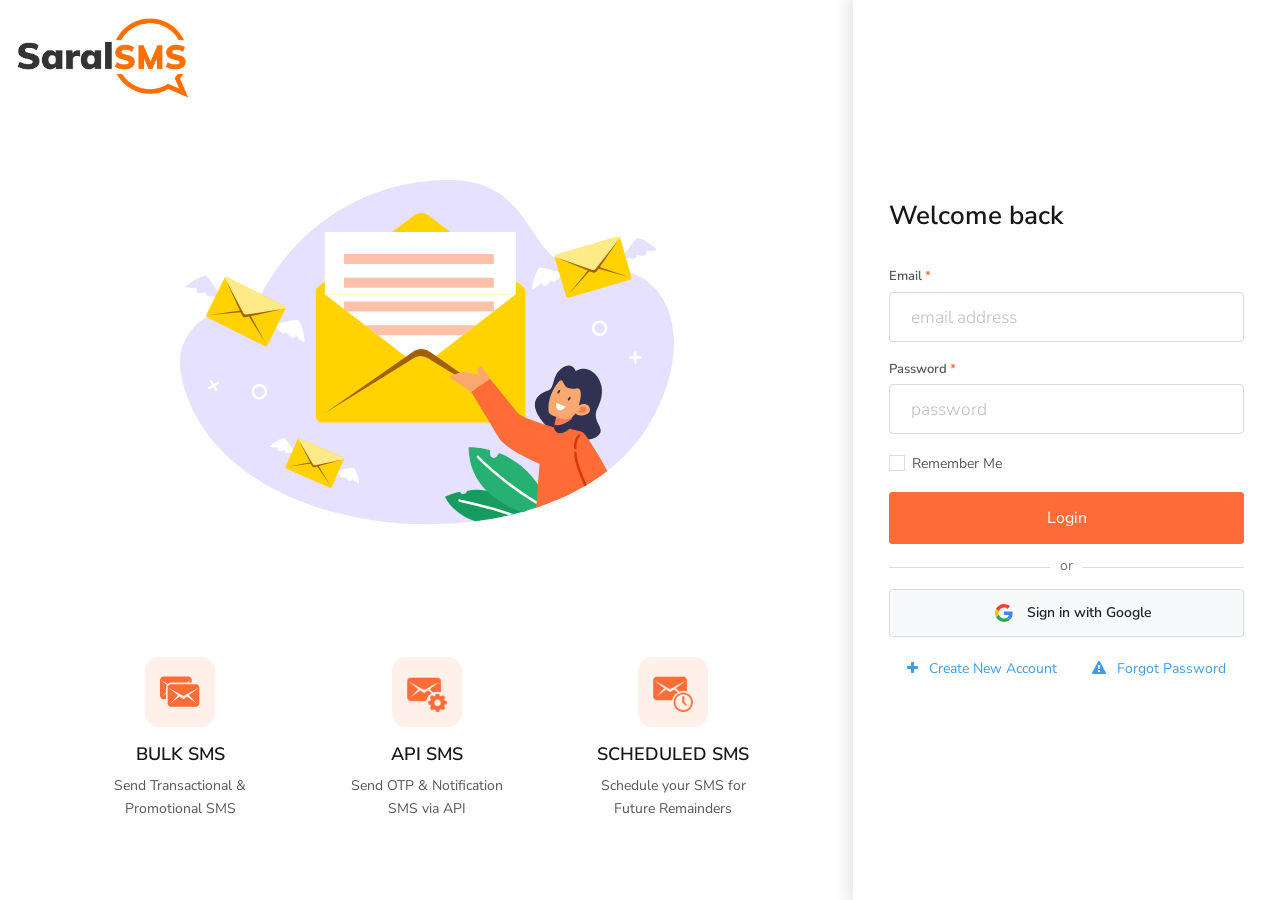
<file: index.html>
<!DOCTYPE html><html lang="en"><head><base href="/"><meta charset="utf-8"><meta http-equiv="X-UA-Compatible" content="IE=edge"><meta name="viewport" content="width=device-width,initial-scale=1"><meta name="theme-color" content="#FF3D16"><meta name="apple-mobile-web-app-capable" content="yes"><meta name="apple-mobile-web-app-status-bar-style" content="default"><meta name="robots" content="index,follow,noarchive"><meta name="application-name" content="SaralSMS"><meta name="author" content="Cixware"><meta name="description" content="SaralSMS is one of the leading bulk SMS service provider in Nepal trusted by many established businesses. Our robust and scalable infrastructure helps you to increase sales and customer satisfaction with transactional SMS, group SMS, instant OTP alerts, and notifications."><meta property="og:locale" content="en_US"><meta property="og:type" content="website"><meta property="og:url" content="https://saralsms.com"><meta property="og:title" content="Bulk SMS service provider in Nepal | Free Dashboard and API"><meta property="og:description" content="SaralSMS is one of the leading bulk SMS service provider in Nepal trusted by many established businesses. Our robust and scalable infrastructure helps you to increase sales and customer satisfaction with transactional SMS, group SMS, instant OTP alerts, and notifications."><meta property="og:site_name" content="SaralSMS"><meta property="og:image" content="https://api.saralsms.com/img/promo.png"><meta name="twitter:card" content="summary"><meta name="twitter:site" content="@SaralBulkSMS"><meta name="twitter:creator" content="@cixware"><meta name="twitter:title" content="Bulk SMS service provider in Nepal | Free Dashboard and API"><meta name="twitter:description" content="SaralSMS is one of the leading bulk SMS service provider in Nepal trusted by many established businesses. Our robust and scalable infrastructure helps you to increase sales and customer satisfaction with transactional SMS, group SMS, instant OTP alerts, and notifications."><meta name="twitter:image" content="https://api.saralsms.com/img/promo.png"><link rel="author" href="https://cixware.io"><link rel="canonical" href="https://api.saralsms.com"><link rel="home" href="https://saralsms.com"><link rel="icon" href="/favicon.ico"><link rel="manifest" href="/manifest.json"><link rel="shortlink" href="https://saralsms.com"><title>Bulk SMS service provider in Nepal | Free Dashboard and API</title><link href="css/Balance.7a58040d.css" rel="prefetch"><link href="css/Contacts.bcb26d04.css" rel="prefetch"><link href="css/Contacts~LabelDetail.0b80522c.css" rel="prefetch"><link href="css/Dashboard.854ff0da.css" rel="prefetch"><link href="css/Feedbacks.cd455eb8.css" rel="prefetch"><link href="css/ForgotPassword.4c0f6ddd.css" rel="prefetch"><link href="css/LabelDetail.d8bc1f90.css" rel="prefetch"><link href="css/Labels.415cb793.css" rel="prefetch"><link href="css/Login.86ededc2.css" rel="prefetch"><link href="css/MessageDetail.9fdacb75.css" rel="prefetch"><link href="css/Revenue.f7df4d04.css" rel="prefetch"><link href="css/ScheduledMessages.7a58040d.css" rel="prefetch"><link href="css/SentMessageLogs.7a58040d.css" rel="prefetch"><link href="css/Settings.b5836678.css" rel="prefetch"><link href="css/Signup.86ededc2.css" rel="prefetch"><link href="css/Transactions.7a58040d.css" rel="prefetch"><link href="css/Users.9a91a3d0.css" rel="prefetch"><link href="js/Balance.0babe038.js" rel="prefetch"><link href="js/Contacts.a4994de8.js" rel="prefetch"><link href="js/Contacts~LabelDetail.1c5fda1d.js" rel="prefetch"><link href="js/Dashboard.dbaf12da.js" rel="prefetch"><link href="js/Feedbacks.37ab3176.js" rel="prefetch"><link href="js/ForgotPassword.00bc5478.js" rel="prefetch"><link href="js/LabelDetail.5f2819e9.js" rel="prefetch"><link href="js/Labels.06261ac1.js" rel="prefetch"><link href="js/Login.a9dcaf75.js" rel="prefetch"><link href="js/MessageDetail.a3239b09.js" rel="prefetch"><link href="js/Revenue.0196a228.js" rel="prefetch"><link href="js/ScheduledMessages.30669d1d.js" rel="prefetch"><link href="js/SentMessageLogs.2a9f1ed2.js" rel="prefetch"><link href="js/Settings.48de406c.js" rel="prefetch"><link href="js/Settings~Users.f16932e2.js" rel="prefetch"><link href="js/Signup.8779d48d.js" rel="prefetch"><link href="js/Transactions.983bbe31.js" rel="prefetch"><link href="js/Users.3ff94e30.js" rel="prefetch"><link href="css/app.328fa59b.css" rel="preload" as="style"><link href="css/chunk-vendors.acbf4d8d.css" rel="preload" as="style"><link href="js/app.8e9acb47.js" rel="modulepreload" as="script"><link href="js/chunk-vendors.340892ec.js" rel="modulepreload" as="script"><link href="css/chunk-vendors.acbf4d8d.css" rel="stylesheet"><link href="css/app.328fa59b.css" rel="stylesheet"></head><body><noscript><strong>SaralSMS requires a JavaScript enabled browser to work properly!</strong></noscript><div id="app"></div><script src="https://apis.google.com/js/api:client.js"></script><script type="module" src="js/chunk-vendors.340892ec.js"></script><script type="module" src="js/app.8e9acb47.js"></script><script>!function(){var e=document,t=e.createElement("script");if(!("noModule"in t)&&"onbeforeload"in t){var n=!1;e.addEventListener("beforeload",function(e){if(e.target===t)n=!0;else if(!e.target.hasAttribute("nomodule")||!n)return;e.preventDefault()},!0),t.type="module",t.src=".",e.head.appendChild(t),t.remove()}}();</script><script src="js/chunk-vendors-legacy.5a0b27d6.js" nomodule></script><script src="js/app-legacy.9fb31f75.js" nomodule></script></body><script>// check service worker support
    if ('serviceWorker' in navigator) {
        // load worker
        window.addEventListener('load', () => {
            navigator.serviceWorker.register('/service-worker.js');
        });
    }</script><script id="hs-script-loader" async defer src="https://js.hs-scripts.com/6421654.js"></script></html>
</file>
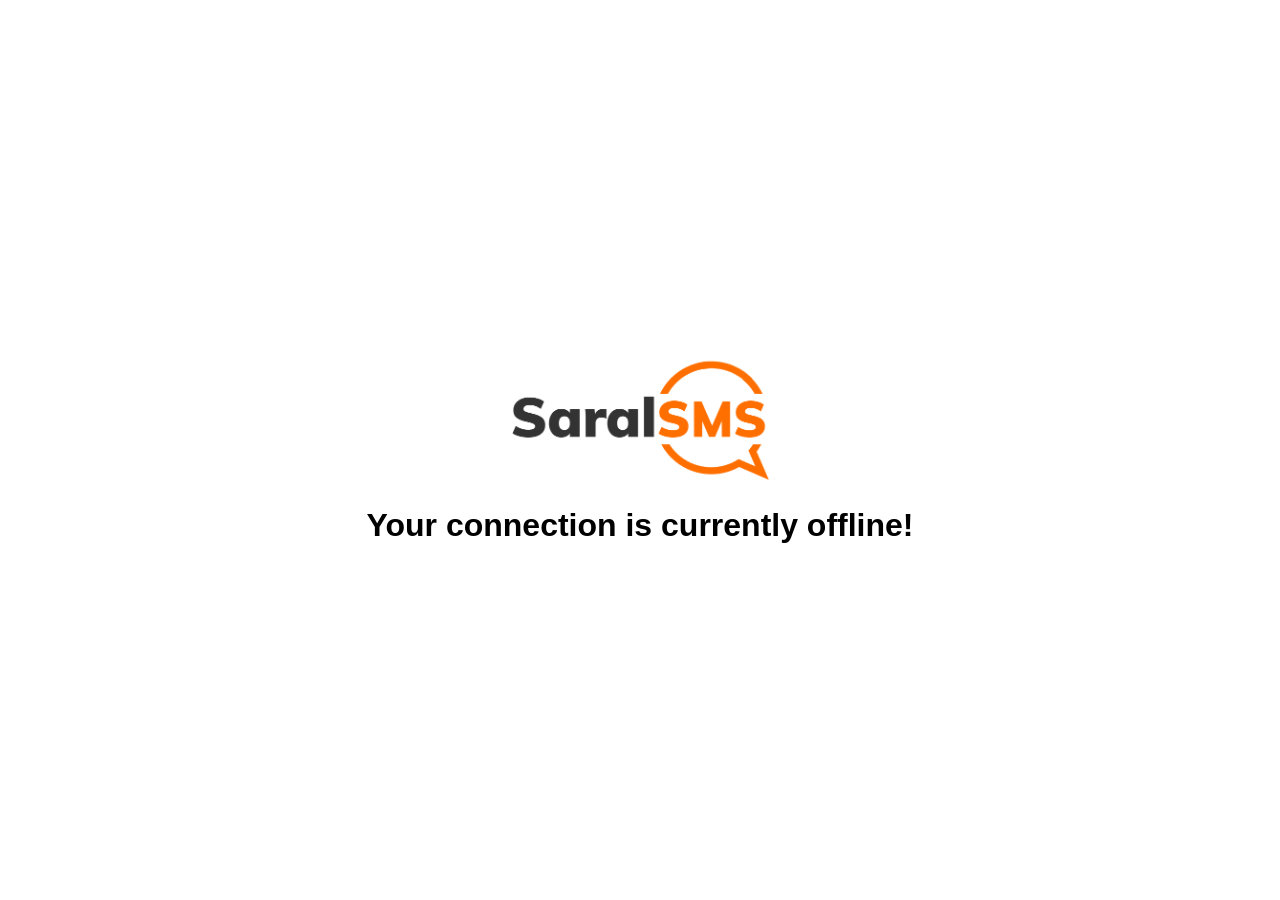
<file: offline.html>
<!DOCTYPE html>
<html lang="en">
<head>
    <meta charset="UTF-8">
    <title>Offline</title>
    <style>
        body {
            font-family: sans-serif;
            margin: 0;
            padding: 0;
        }
        .main-container {
            min-height: 100vh;
            display: flex;
            align-items: center;
            justify-content: center;
        }
        .content {
            display: flex;
            flex-direction: column;
            align-items: center;
            justify-content: center;
            padding: 100px 20px;
            box-shadow: 0 0 0 rebeccapurple;
        }
        .content .logo {
            width: auto;
            height: 150px;
        }
        .content .info {
            text-align: center;
        }
    </style>
</head>
<body>
    <div class="main-container">
        <div class="content">
            <img src="./img/saral_logo.png" alt="" class="logo">
            <h1 class="info">Your connection is currently offline!</h1>
        </div>
    </div>
</body>
</html>
</file>
<file: css/Balance.7a58040d.css>
.page-link[data-v-64c09d8e]{cursor:pointer;background:#fff;border:1px solid #fff}.page-link[data-v-64c09d8e]:hover{z-index:2;color:#171717;text-decoration:none;border-color:#c5cdd8;background-color:#c5cdd8}.active a.page-link[data-v-64c09d8e]{z-index:1;color:#fff}.disabled .page-link[data-v-64c09d8e]{color:#aeb7bf;pointer-events:none;cursor:auto;background-color:#fff;border-color:#fff}
</file>
<file: css/Contacts.bcb26d04.css>
[data-v-b124cd6a]:export{primary:#ff6c37;inverse:#343a40;secondary:#343a40;success:#9ccc65;info:#26c6da;warning:#ffca28;danger:#ef5350}.import-button:focus .icon[data-v-b124cd6a],.import-button:hover .icon[data-v-b124cd6a]{color:#ff6c37}
</file>
<file: css/Contacts~LabelDetail.0b80522c.css>
.image-wrapper[data-v-76c50589]{width:35px;height:35px}.page-link[data-v-64c09d8e]{cursor:pointer;background:#fff;border:1px solid #fff}.page-link[data-v-64c09d8e]:hover{z-index:2;color:#171717;text-decoration:none;border-color:#c5cdd8;background-color:#c5cdd8}.active a.page-link[data-v-64c09d8e]{z-index:1;color:#fff}.disabled .page-link[data-v-64c09d8e]{color:#aeb7bf;pointer-events:none;cursor:auto;background-color:#fff;border-color:#fff}[data-v-4dd7e3a4]:export{primary:#ff6c37;inverse:#343a40;secondary:#343a40;success:#9ccc65;info:#26c6da;warning:#ffca28;danger:#ef5350}.badge[data-v-4dd7e3a4]{margin:.2rem;padding:.25rem .6rem}.badge-primary[data-v-4dd7e3a4]{color:#ff6c37;background-color:rgba(255,108,55,.2)}.badge-primary[data-v-4dd7e3a4]:focus,.badge-primary[data-v-4dd7e3a4]:hover{color:#ff6c37;background-color:#ffe8e6;outline:0;-webkit-box-shadow:none;box-shadow:none}.badge-ncell[data-v-4dd7e3a4]{color:#fff;background-color:#76187d}.badge-ncell[data-v-4dd7e3a4]:focus,.badge-ncell[data-v-4dd7e3a4]:hover{background-color:#8a1c92;outline:0;-webkit-box-shadow:#76187d;box-shadow:#76187d}.badge-ntc[data-v-4dd7e3a4]{color:#fff;background-color:#003790}.badge-ntc[data-v-4dd7e3a4]:focus,.badge-ntc[data-v-4dd7e3a4]:hover{background-color:#0041aa;outline:0;-webkit-box-shadow:#003790;box-shadow:#003790}.badge-smartcell[data-v-4dd7e3a4]{color:#fff;background-color:#d31f39}.badge-smartcell[data-v-4dd7e3a4]:focus,.badge-smartcell[data-v-4dd7e3a4]:hover{background-color:#e02c46;outline:0;-webkit-box-shadow:#d31f39;box-shadow:#d31f39}[data-v-1549ab42]:export{primary:#ff6c37;inverse:#343a40;secondary:#343a40;success:#9ccc65;info:#26c6da;warning:#ffca28;danger:#ef5350}.label-badge[data-v-1549ab42]{display:-webkit-inline-box;display:-ms-inline-flexbox;display:inline-flex;-webkit-box-align:center;-ms-flex-align:center;align-items:center;-webkit-box-pack:center;-ms-flex-pack:center;justify-content:center;width:-webkit-min-content;width:-moz-min-content;width:min-content;-webkit-transition:all .3s ease-in-out;transition:all .3s ease-in-out}.label-badge a[data-v-1549ab42]{color:#ff6c37;line-height:1.3}.label-badge a[data-v-1549ab42]:focus,.label-badge a[data-v-1549ab42]:hover{color:#ff6c37}.label-badge i[data-v-1549ab42]{cursor:pointer;line-height:.1;padding:6px 3px 8px 3px;border-radius:3px;position:relative;top:1px;left:4px}.label-badge .vertical-separator[data-v-1549ab42]{padding-right:3px;border-right:1px solid #ffcab7}.label-badge[data-v-1549ab42]:hover{outline:0;-webkit-box-shadow:none;box-shadow:none}.label-badge:hover a[data-v-1549ab42]:hover{text-decoration:underline}.label-badge:hover i[data-v-1549ab42]{-webkit-transition:all .3s ease-in-out;transition:all .3s ease-in-out}.label-badge:hover i[data-v-1549ab42]:hover{background-color:rgba(0,0,0,.1)}td[data-v-5288759e]{padding-left:.5rem;padding-right:.5rem;vertical-align:top}[data-v-4f1eba63]:export{primary:#ff6c37;inverse:#343a40;secondary:#343a40;success:#9ccc65;info:#26c6da;warning:#ffca28;danger:#ef5350}td[data-v-4f1eba63],th[data-v-4f1eba63]{padding:.75rem;vertical-align:top}.action-button[data-v-4f1eba63]{color:#6c757d}.action-button[data-v-4f1eba63]:hover{color:#000}.action-button:hover.compose[data-v-4f1eba63]{color:#ff6c37}.action-button:hover.delete[data-v-4f1eba63]{color:#ef5350}[data-v-cb9a7a82]:export{primary:#ff6c37;inverse:#343a40;secondary:#343a40;success:#9ccc65;info:#26c6da;warning:#ffca28;danger:#ef5350}.contact-details table td[data-v-cb9a7a82],.contact-details table th[data-v-cb9a7a82]{vertical-align:top}.contact-details table th[data-v-cb9a7a82]{font-weight:500;color:#6c757d;padding-right:15px}.contact-details table td[data-v-cb9a7a82]{font-weight:600}[data-v-00d3a049]:export{primary:#ff6c37;inverse:#343a40;secondary:#343a40;success:#9ccc65;info:#26c6da;warning:#ffca28;danger:#ef5350}.contact-details table td[data-v-00d3a049],.contact-details table th[data-v-00d3a049]{vertical-align:top}.contact-details table th[data-v-00d3a049]{font-weight:500;color:#6c757d;padding-right:15px}.contact-details table td[data-v-00d3a049]{font-weight:600}.th[data-v-ed2f4c6a],td[data-v-ed2f4c6a]{-webkit-user-select:none;-moz-user-select:none;-ms-user-select:none;user-select:none}.operator-img[data-v-ed2f4c6a]{width:16px;height:16px}
</file>
<file: css/Dashboard.854ff0da.css>
.border-top[data-v-52776470]{border-top:1px solid #ececec!important}
</file>
<file: css/Feedbacks.cd455eb8.css>
.page-link[data-v-64c09d8e]{cursor:pointer;background:#fff;border:1px solid #fff}.page-link[data-v-64c09d8e]:hover{z-index:2;color:#171717;text-decoration:none;border-color:#c5cdd8;background-color:#c5cdd8}.active a.page-link[data-v-64c09d8e]{z-index:1;color:#fff}.disabled .page-link[data-v-64c09d8e]{color:#aeb7bf;pointer-events:none;cursor:auto;background-color:#fff;border-color:#fff}.message[data-v-585600be]{max-width:300px;overflow:hidden;text-overflow:ellipsis;white-space:nowrap}@media screen and (min-width:1080px){table[data-v-585600be]{table-layout:fixed}.message[data-v-585600be]{-ms-flex-preferred-size:0;flex-basis:0;-webkit-box-flex:1;-ms-flex-positive:1;flex-grow:1;-ms-flex-negative:1;flex-shrink:1;text-align:left}}[data-v-5b33f200]:export{primary:#ff6c37;inverse:#343a40;secondary:#343a40;success:#9ccc65;info:#26c6da;warning:#ffca28;danger:#ef5350}td[data-v-5b33f200],th[data-v-5b33f200]{padding:.75rem;vertical-align:top}.action-button[data-v-5b33f200]{color:#6c757d}.action-button[data-v-5b33f200]:hover{color:#000}.action-button:hover.compose[data-v-5b33f200]{color:#ff6c37}.action-button:hover.delete[data-v-5b33f200]{color:#ef5350}
</file>
<file: css/ForgotPassword.4c0f6ddd.css>
.drop-shadow[data-v-d9579a32]{position:absolute;top:0;bottom:0;left:0;right:0;background:hsla(0,0%,100%,.5)}
</file>
<file: css/LabelDetail.d8bc1f90.css>
.ant-skeleton{display:table;width:100%}.ant-skeleton-header{display:table-cell;padding-right:16px;vertical-align:top}.ant-skeleton-header .ant-skeleton-avatar{display:inline-block;vertical-align:top;background:#f2f2f2;width:32px;height:32px;line-height:32px}.ant-skeleton-header .ant-skeleton-avatar.ant-skeleton-avatar-circle{border-radius:50%}.ant-skeleton-header .ant-skeleton-avatar-lg{width:40px;height:40px;line-height:40px}.ant-skeleton-header .ant-skeleton-avatar-lg.ant-skeleton-avatar-circle{border-radius:50%}.ant-skeleton-header .ant-skeleton-avatar-sm{width:24px;height:24px;line-height:24px}.ant-skeleton-header .ant-skeleton-avatar-sm.ant-skeleton-avatar-circle{border-radius:50%}.ant-skeleton-content{display:table-cell;width:100%;vertical-align:top}.ant-skeleton-content .ant-skeleton-title{width:100%;height:16px;margin-top:16px;background:#f2f2f2}.ant-skeleton-content .ant-skeleton-title+.ant-skeleton-paragraph{margin-top:24px}.ant-skeleton-content .ant-skeleton-paragraph{padding:0}.ant-skeleton-content .ant-skeleton-paragraph>li{width:100%;height:16px;list-style:none;background:#f2f2f2}.ant-skeleton-content .ant-skeleton-paragraph>li:last-child:not(:first-child):not(:nth-child(2)){width:61%}.ant-skeleton-content .ant-skeleton-paragraph>li+li{margin-top:16px}.ant-skeleton-with-avatar .ant-skeleton-content .ant-skeleton-title{margin-top:12px}.ant-skeleton-with-avatar .ant-skeleton-content .ant-skeleton-title+.ant-skeleton-paragraph{margin-top:28px}.ant-skeleton.ant-skeleton-active .ant-skeleton-avatar,.ant-skeleton.ant-skeleton-active .ant-skeleton-content .ant-skeleton-paragraph>li,.ant-skeleton.ant-skeleton-active .ant-skeleton-content .ant-skeleton-title{background:-webkit-gradient(linear,left top,right top,color-stop(25%,#f2f2f2),color-stop(37%,#e6e6e6),color-stop(63%,#f2f2f2));background:linear-gradient(90deg,#f2f2f2 25%,#e6e6e6 37%,#f2f2f2 63%);background-size:400% 100%;-webkit-animation:ant-skeleton-loading 1.4s ease infinite;animation:ant-skeleton-loading 1.4s ease infinite}@-webkit-keyframes ant-skeleton-loading{0%{background-position:100% 50%}to{background-position:0 50%}}@keyframes ant-skeleton-loading{0%{background-position:100% 50%}to{background-position:0 50%}}td[data-v-756a1623]{padding-left:.5rem;padding-right:.5rem;vertical-align:top}.delete-label-modal table th{vertical-align:top}.delete-label-modal .description-block{max-height:150px;overflow-y:auto}.delete-label-modal .description-block ::-webkit-scrollbar{width:6px}.delete-label-modal .description-block ::-webkit-scrollbar-track-piece{height:30px;width:30px}.delete-label-modal .description-block ::-webkit-scrollbar-track{background:#f1f1f1}.delete-label-modal .description-block ::-webkit-scrollbar-thumb{background:#888}.delete-label-modal .description-block ::-webkit-scrollbar-thumb:hover{background:#6c757d}.delete-label-modal .description-block .description-text p{margin:0!important}.delete-label-modal .description-block .description-text span a{color:#ff6c37}.delete-label-modal .description-block .description-text span a:hover{color:#ea3e00;text-decoration:underline}.file-upload[data-v-7a663418]{height:100%;width:100%;border:2px dashed #bababa;color:#b0b0b0;cursor:pointer}.dragging[data-v-7a663418]{border:2px solid #179bf9}[data-v-494c91e5]:export{primary:#ff6c37;inverse:#343a40;secondary:#343a40;success:#9ccc65;info:#26c6da;warning:#ffca28;danger:#ef5350}.conf-table-wrapper[data-v-494c91e5]{max-height:60vh;height:60vh;width:880px;max-width:80vw}.conf-table-wrapper table[data-v-494c91e5]{display:-webkit-box;display:-ms-flexbox;display:flex;-webkit-box-orient:vertical;-webkit-box-direction:normal;-ms-flex-flow:column;flex-flow:column;height:100%;width:100%}.conf-table-wrapper table thead[data-v-494c91e5]{-webkit-box-flex:0;-ms-flex:0 0 auto;flex:0 0 auto;width:calc(100% - .9em);-webkit-box-shadow:0 2px 2px 0 #d7d7d7;box-shadow:0 2px 2px 0 #d7d7d7;z-index:10}.conf-table-wrapper table thead tr th[data-v-494c91e5]{vertical-align:middle}.conf-table-wrapper table tbody[data-v-494c91e5]{-webkit-box-flex:1;-ms-flex:1 1 auto;flex:1 1 auto;display:block;overflow-y:auto}.conf-table-wrapper table tbody tr[data-v-494c91e5]{width:100%}.conf-table-wrapper table tbody tr[data-v-494c91e5],.conf-table-wrapper table thead[data-v-494c91e5]{display:table;table-layout:fixed}.label-details table td,.label-details table th{vertical-align:top}.label-details table th{font-weight:500;color:#6c757d;padding-right:15px}.label-details table td{font-weight:600}.recipients-text p{margin:0!important}.recipients-text span a{color:#ff6c37}.recipients-text span a:hover{color:#ea3e00;text-decoration:underline}
</file>
<file: css/Labels.415cb793.css>
.delete-label-modal table th{vertical-align:top}.delete-label-modal .description-block{max-height:150px;overflow-y:auto}.delete-label-modal .description-block ::-webkit-scrollbar{width:6px}.delete-label-modal .description-block ::-webkit-scrollbar-track-piece{height:30px;width:30px}.delete-label-modal .description-block ::-webkit-scrollbar-track{background:#f1f1f1}.delete-label-modal .description-block ::-webkit-scrollbar-thumb{background:#888}.delete-label-modal .description-block ::-webkit-scrollbar-thumb:hover{background:#6c757d}.delete-label-modal .description-block .description-text p{margin:0!important}.delete-label-modal .description-block .description-text span a{color:#ff6c37}.delete-label-modal .description-block .description-text span a:hover{color:#ea3e00;text-decoration:underline}td[data-v-756a1623]{padding-left:.5rem;padding-right:.5rem;vertical-align:top}.page-link[data-v-64c09d8e]{cursor:pointer;background:#fff;border:1px solid #fff}.page-link[data-v-64c09d8e]:hover{z-index:2;color:#171717;text-decoration:none;border-color:#c5cdd8;background-color:#c5cdd8}.active a.page-link[data-v-64c09d8e]{z-index:1;color:#fff}.disabled .page-link[data-v-64c09d8e]{color:#aeb7bf;pointer-events:none;cursor:auto;background-color:#fff;border-color:#fff}.th[data-v-518ec928],td[data-v-518ec928]{-webkit-user-select:none;-moz-user-select:none;-ms-user-select:none;user-select:none}.description[data-v-518ec928]{max-width:300px;overflow:hidden;text-overflow:ellipsis;white-space:nowrap}@media screen and (min-width:1080px){table[data-v-518ec928]{table-layout:fixed}.description[data-v-518ec928]{-ms-flex-preferred-size:0;flex-basis:0;-webkit-box-flex:1;-ms-flex-positive:1;flex-grow:1;-ms-flex-negative:1;flex-shrink:1;text-align:left}}
</file>
<file: css/Login.86ededc2.css>
.drop-shadow[data-v-d9579a32]{position:absolute;top:0;bottom:0;left:0;right:0;background:hsla(0,0%,100%,.5)}.btn-overlay[data-v-618dd298]{position:absolute;top:0;left:0;z-index:100;color:hsla(0,0%,100%,.2)}
</file>
<file: css/MessageDetail.9fdacb75.css>
[data-v-397b15fa]:export{primary:#ff6c37;inverse:#343a40;secondary:#343a40;success:#9ccc65;info:#26c6da;warning:#ffca28;danger:#ef5350}.recipient-details table td[data-v-397b15fa],.recipient-details table th[data-v-397b15fa]{vertical-align:top}.recipient-details table th[data-v-397b15fa]{font-weight:500;color:#6c757d;padding-right:15px}.recipient-details table td[data-v-397b15fa]{font-weight:600}.th[data-v-da3afe92],td[data-v-da3afe92]{-webkit-user-select:none;-moz-user-select:none;-ms-user-select:none;user-select:none;min-width:-webkit-max-content;min-width:-moz-max-content;min-width:max-content}.message-details table td,.message-details table th{vertical-align:top}.message-details table th{font-weight:500;color:#6c757d;padding-right:15px}.message-details table td{font-weight:600}.recipients-text p{margin:0!important}.recipients-text span a{color:#ff6c37}.recipients-text span a:hover{color:#ea3e00;text-decoration:underline}
</file>
<file: css/Revenue.f7df4d04.css>
.page-link[data-v-64c09d8e]{cursor:pointer;background:#fff;border:1px solid #fff}.page-link[data-v-64c09d8e]:hover{z-index:2;color:#171717;text-decoration:none;border-color:#c5cdd8;background-color:#c5cdd8}.active a.page-link[data-v-64c09d8e]{z-index:1;color:#fff}.disabled .page-link[data-v-64c09d8e]{color:#aeb7bf;pointer-events:none;cursor:auto;background-color:#fff;border-color:#fff}.drop-shadow[data-v-d9579a32]{position:absolute;top:0;bottom:0;left:0;right:0;background:hsla(0,0%,100%,.5)}
</file>
<file: css/ScheduledMessages.7a58040d.css>
.page-link[data-v-64c09d8e]{cursor:pointer;background:#fff;border:1px solid #fff}.page-link[data-v-64c09d8e]:hover{z-index:2;color:#171717;text-decoration:none;border-color:#c5cdd8;background-color:#c5cdd8}.active a.page-link[data-v-64c09d8e]{z-index:1;color:#fff}.disabled .page-link[data-v-64c09d8e]{color:#aeb7bf;pointer-events:none;cursor:auto;background-color:#fff;border-color:#fff}
</file>
<file: css/SentMessageLogs.7a58040d.css>
.page-link[data-v-64c09d8e]{cursor:pointer;background:#fff;border:1px solid #fff}.page-link[data-v-64c09d8e]:hover{z-index:2;color:#171717;text-decoration:none;border-color:#c5cdd8;background-color:#c5cdd8}.active a.page-link[data-v-64c09d8e]{z-index:1;color:#fff}.disabled .page-link[data-v-64c09d8e]{color:#aeb7bf;pointer-events:none;cursor:auto;background-color:#fff;border-color:#fff}
</file>
<file: css/Settings.b5836678.css>
td[data-v-bc1054c6]{padding:.3rem .5rem;vertical-align:baseline}.th[data-v-ff66dcb6],td[data-v-ff66dcb6]{-webkit-user-select:none;-moz-user-select:none;-ms-user-select:none;user-select:none}.delete-token-modal table th{vertical-align:top}.delete-token-modal .description-block{max-height:150px;overflow-y:auto}.delete-token-modal .description-block ::-webkit-scrollbar{width:6px}.delete-token-modal .description-block ::-webkit-scrollbar-track-piece{height:30px;width:30px}.delete-token-modal .description-block ::-webkit-scrollbar-track{background:#f1f1f1}.delete-token-modal .description-block ::-webkit-scrollbar-thumb{background:#888}.delete-token-modal .description-block ::-webkit-scrollbar-thumb:hover{background:#6c757d}.delete-token-modal .description-block .description-text p{margin:0!important}.delete-token-modal .description-block .description-text span a{color:#ff6c37}.delete-token-modal .description-block .description-text span a:hover{color:#ea3e00;text-decoration:underline}
</file>
<file: css/Signup.86ededc2.css>
.drop-shadow[data-v-d9579a32]{position:absolute;top:0;bottom:0;left:0;right:0;background:hsla(0,0%,100%,.5)}.btn-overlay[data-v-618dd298]{position:absolute;top:0;left:0;z-index:100;color:hsla(0,0%,100%,.2)}
</file>
<file: css/Transactions.7a58040d.css>
.page-link[data-v-64c09d8e]{cursor:pointer;background:#fff;border:1px solid #fff}.page-link[data-v-64c09d8e]:hover{z-index:2;color:#171717;text-decoration:none;border-color:#c5cdd8;background-color:#c5cdd8}.active a.page-link[data-v-64c09d8e]{z-index:1;color:#fff}.disabled .page-link[data-v-64c09d8e]{color:#aeb7bf;pointer-events:none;cursor:auto;background-color:#fff;border-color:#fff}
</file>
<file: css/Users.9a91a3d0.css>
[data-v-e87a1e98]:export{primary:#ff6c37;inverse:#343a40;secondary:#343a40;success:#9ccc65;info:#26c6da;warning:#ffca28;danger:#ef5350}td[data-v-e87a1e98],th[data-v-e87a1e98]{vertical-align:middle;padding-top:.3rem;padding-bottom:.3rem}.drop-shadow[data-v-d9579a32]{position:absolute;top:0;bottom:0;left:0;right:0;background:hsla(0,0%,100%,.5)}[data-v-830bc658]:export{primary:#ff6c37;inverse:#343a40;secondary:#343a40;success:#9ccc65;info:#26c6da;warning:#ffca28;danger:#ef5350}td[data-v-830bc658],th[data-v-830bc658]{padding:.5rem;vertical-align:top}td table.providers td[data-v-830bc658],td table.providers th[data-v-830bc658],th table.providers td[data-v-830bc658],th table.providers th[data-v-830bc658]{padding:0}.action-button[data-v-830bc658]{color:#6c757d}.action-button[data-v-830bc658]:hover{color:#000}.action-button:hover.compose[data-v-830bc658]{color:#ff6c37}.action-button:hover.delete[data-v-830bc658]{color:#ef5350}.user-menu[data-v-830bc658]{padding:.5rem 1rem;border-radius:0;width:85px;border-top:0;border-bottom:0}.user-menu span[data-v-830bc658]{font-size:12px}.page-link[data-v-64c09d8e]{cursor:pointer;background:#fff;border:1px solid #fff}.page-link[data-v-64c09d8e]:hover{z-index:2;color:#171717;text-decoration:none;border-color:#c5cdd8;background-color:#c5cdd8}.active a.page-link[data-v-64c09d8e]{z-index:1;color:#fff}.disabled .page-link[data-v-64c09d8e]{color:#aeb7bf;pointer-events:none;cursor:auto;background-color:#fff;border-color:#fff}.image-wrapper[data-v-76c50589]{width:35px;height:35px}
</file>
